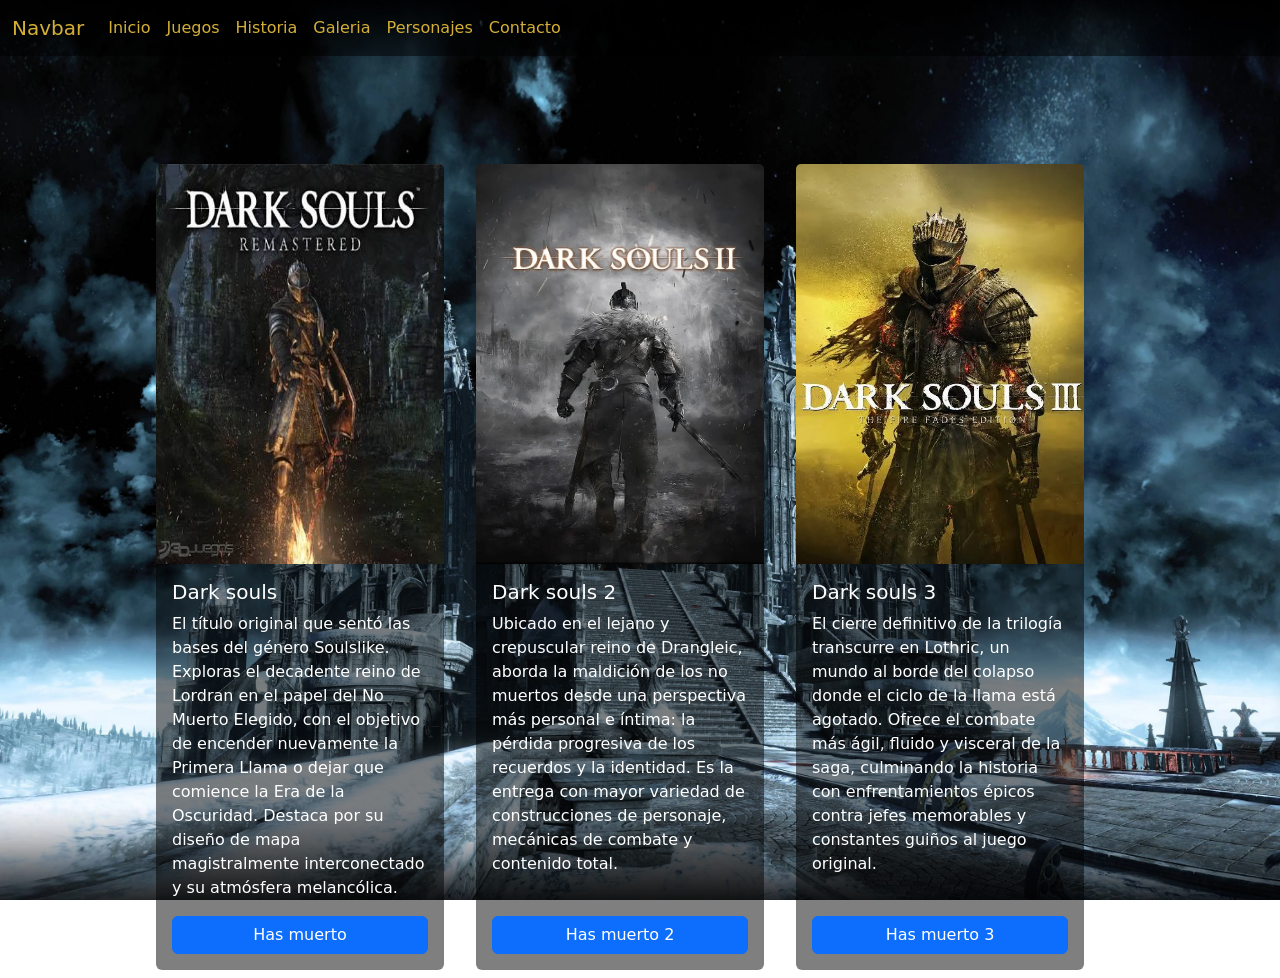
<file: juegos.html>
<!DOCTYPE html>
<html lang="en">
<head>
    <meta charset="UTF-8">
    <meta name="viewport" content="width=device-width, initial-scale=1.0">
    <title>Document</title>
    <link href="https://cdn.jsdelivr.net/npm/bootstrap@5.3.8/dist/css/bootstrap.min.css" rel="stylesheet" integrity="sha384-sRIl4kxILFvY47J16cr9ZwB07vP4J8+LH7qKQnuqkuIAvNWLzeN8tE5YBujZqJLB" crossorigin="anonymous">
    <script src="https://cdn.jsdelivr.net/npm/bootstrap@5.3.8/dist/js/bootstrap.bundle.min.js" integrity="sha384-FKyoEForCGlyvwx9Hj09JcYn3nv7wiPVlz7YYwJrWVcXK/BmnVDxM+D2scQbITxI" crossorigin="anonymous"></script>
    <link rel="stylesheet" href="css/juegosstyle.css">
    
</head>
<body>
    <nav class="navbar navbar-expand-lg ">
  <div class="container-fluid  d-flex flex-column flex-md-row">
    <a class="navbar-brand" href="#">Navbar</a>
    <button class="navbar-toggler" type="button" data-bs-toggle="collapse" data-bs-target="#navbarSupportedContent" aria-controls="navbarSupportedContent" aria-expanded="false" aria-label="Toggle navigation">
      <span class="navbar-toggler-icon"></span>
    </button>
    <div class="collapse navbar-collapse" id="navbarSupportedContent">
      <ul class="navbar-nav me-auto mb-2 mb-lg-0">
        <li class="nav-item">
          <a class="nav-link active" aria-current="page" href="index.html">Inicio</a>
        </li>
                <li class="nav-item">
          <a class="nav-link " aria-current="page" href="juegos.html">Juegos</a>
        </li>
        <li class="nav-item">
          <a class="nav-link " aria-current="page" href="historia.html">Historia</a>
        </li>
        <li class="nav-item">
          <a class="nav-link " aria-current="page" href="galeria.html">Galeria</a>
        </li>

        <li class="nav-item">
          <a class="nav-link " aria-current="page" href="personajes.html">Personajes</a>
        </li>
        <li class="nav-item">
          <a class="nav-link " aria-current="page" href="contacto.html">Contacto</a>
        </li>
       

      </ul>
      
    </div>
  </div>
</nav>
<ul class="list-group list-group-horizontal mx-auto d-flex flex-column flex-md-row" style="max-width:1000px; margin-top: 100px;">
  <li class="list-group-item" >
    <div class="card" style="width: 18rem;">
  <img src="imagenes/dark 1.jpg" class="card-img-top" alt="..."height="400" width="400">
  <div class="card-body">
    <h5 class="card-title">Dark souls</h5>
    <p class="card-text">El título original que sentó las bases del género Soulslike. Exploras el decadente reino de Lordran en el papel del No Muerto Elegido, con el objetivo de encender nuevamente la Primera Llama o dejar que comience la Era de la Oscuridad. Destaca por su diseño de mapa magistralmente interconectado y su atmósfera melancólica.</p>
    <a href="https://store.steampowered.com/app/570940/DARK_SOULS_REMASTERED/" class="btn btn-primary">Has muerto</a>
  </div>
</div>
  </li>
  <li class="list-group-item"><div class="card" style="width: 18rem;">
  <img src="imagenes/dark 2.webp" class="card-img-top" alt="..." height="400" width="400">
  <div class="card-body">
    <h5 class="card-title">Dark souls 2</h5>
    <p class="card-text">Ubicado en el lejano y crepuscular reino de Drangleic, aborda la maldición de los no muertos desde una perspectiva más personal e íntima: la pérdida progresiva de los recuerdos y la identidad. Es la entrega con mayor variedad de construcciones de personaje, mecánicas de combate y contenido total.</p>
    <a href="https://store.steampowered.com/app/236430/DARK_SOULS_II/" class="btn btn-primary">Has muerto 2</a>
  </div>
</div></li>
  <li class="list-group-item"><div class="card" style="width: 18rem;">
  <img src="imagenes/dark 3.webp" class="card-img-top" alt="..."height="400" width="400">
  <div class="card-body">
    <h5 class="card-title">Dark souls 3</h5>
    <p class="card-text">El cierre definitivo de la trilogía transcurre en Lothric, un mundo al borde del colapso donde el ciclo de la llama está agotado. Ofrece el combate más ágil, fluido y visceral de la saga, culminando la historia con enfrentamientos épicos contra jefes memorables y constantes guiños al juego original.</p>
    <a href="https://store.steampowered.com/app/374320/DARK_SOULS_III/" class="btn btn-primary">Has muerto 3</a>
  </div>
</div></li>
</ul>



    
</body>
</html>
</file>
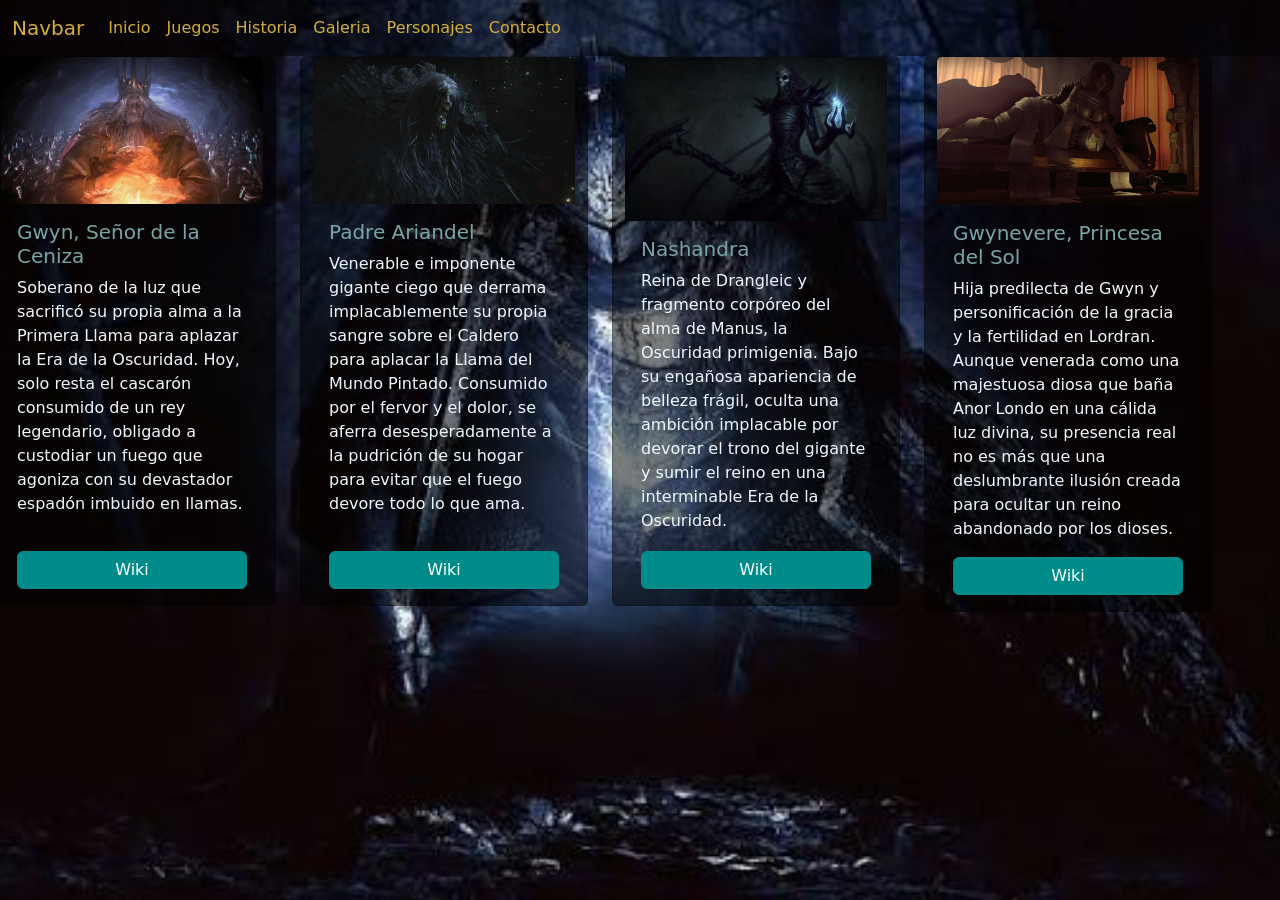
<file: personajes.html>
<!DOCTYPE html>
<html lang="en">
<head>
    <meta charset="UTF-8">
    <meta name="viewport" content="width=device-width, initial-scale=1.0">
    <link href="https://cdn.jsdelivr.net/npm/bootstrap@5.3.8/dist/css/bootstrap.min.css" rel="stylesheet" integrity="sha384-sRIl4kxILFvY47J16cr9ZwB07vP4J8+LH7qKQnuqkuIAvNWLzeN8tE5YBujZqJLB" crossorigin="anonymous">
    <script src="https://cdn.jsdelivr.net/npm/bootstrap@5.3.8/dist/js/bootstrap.bundle.min.js" integrity="sha384-FKyoEForCGlyvwx9Hj09JcYn3nv7wiPVlz7YYwJrWVcXK/BmnVDxM+D2scQbITxI" crossorigin="anonymous"></script>
    <link rel="stylesheet" href="css/personajesStyle.css">
    <title>Juegos wenos</title>
    
</head>
<body>
  <nav class="navbar navbar-expand-lg">
  <div class="container-fluid">
    <a class="navbar-brand" href="#">Navbar</a>
    <button class="navbar-toggler" type="button" data-bs-toggle="collapse" data-bs-target="#navbarSupportedContent" aria-controls="navbarSupportedContent" aria-expanded="false" aria-label="Toggle navigation">
      <span class="navbar-toggler-icon"></span>
    </button>
    <div class="collapse navbar-collapse" id="navbarSupportedContent">
      <ul class="navbar-nav me-auto mb-2 mb-lg-0">
        <li class="nav-item">
          <a class="nav-link active" aria-current="page" href="index.html">Inicio</a>
        </li>
                <li class="nav-item">
          <a class="nav-link " aria-current="page" href="juegos.html">Juegos</a>
        </li>
        <li class="nav-item">
          <a class="nav-link " aria-current="page" href="historia.html">Historia</a>
        </li>
        <li class="nav-item">
          <a class="nav-link " aria-current="page" href="galeria.html">Galeria</a>
        </li>

        <li class="nav-item">
          <a class="nav-link " aria-current="page" href="personajes.html">Personajes</a>
        </li>
        <li class="nav-item">
          <a class="nav-link " aria-current="page" href="contacto.html">Contacto</a>
        </li>
       

      </ul>
      
    </div>
  </div>
</nav>
<div class="row gap-4" >
  <div class="card" style="width: 18rem;">
    <img src="imagenes/gwynn.webp" class="card-img-top" alt="...">
    <div class="card-body";">
      <h5 class="card-title">Gwyn, Señor de la Ceniza</h5>
      <p class="card-text">Soberano de la luz que sacrificó su propia
         alma a la Primera Llama para aplazar la Era de la Oscuridad. Hoy, solo resta el cascarón 
         consumido de un rey legendario, obligado a custodiar un fuego que agoniza con su devastador
          espadón imbuido en llamas.</p>
      <a href="https://darksouls.fandom.com/es/wiki/Gwyn,_Se%C3%B1or_de_la_ceniza"
       target="_blank" class="btn btn-primary">Wiki</a>
    </div>
  </div>
  <div class="card" style="width: 18rem;">
    <img src="imagenes/Padre_Ariandel.webp" class="card-img-top" alt="...">
    <div class="card-body">
      <h5 class="card-title">Padre Ariandel</h5>
      <p class="card-text">Venerable e imponente gigante ciego que derrama implacablemente su propia sangre 
        sobre el Caldero para aplacar la Llama del Mundo Pintado. Consumido por el fervor y el 
        dolor, se aferra desesperadamente a la pudrición de su hogar para evitar que el fuego devore todo lo que ama.</p>
      <a href="https://darksouls.fandom.com/es/wiki/Padre_Ariandel"
      target="_blank"  class="btn btn-primary">Wiki</a>
    </div>
  </div>
  <div class="card" style="width: 18rem;">
    <img src="imagenes/nashandra.jpeg" class="card-img-top" alt="...">
    <div class="card-body">
      <h5 class="card-title">Nashandra</h5>
      <p class="card-text">Reina de Drangleic y fragmento corpóreo del alma de Manus, la Oscuridad
         primigenia. Bajo su engañosa apariencia de belleza frágil, oculta una ambición implacable por
          devorar el trono del gigante y sumir el reino en una interminable Era de la Oscuridad.</p>
      <a href="https://darksouls.fandom.com/es/wiki/Nashandra"
      target="_blank"  class="btn btn-primary">Wiki</a>
    </div>
  </div>
  <div class="card" style="width: 18rem;">
    <img src="imagenes/gwynevere.webp" class="card-img-top" alt="...">
    <div class="card-body">
      <h5 class="card-title">Gwynevere, Princesa del Sol</h5>
      <p class="card-text">Hija predilecta de Gwyn y personificación de la gracia y la fertilidad 
        en Lordran. Aunque venerada como una majestuosa diosa que baña Anor Londo en una cálida luz 
        divina, su presencia real no es más que una deslumbrante ilusión creada para ocultar un reino 
        abandonado por los dioses.</p>
      <a href="https://darksouls.fandom.com/es/wiki/Gwynevere,_Princesa_de_la_Luz_Solar"
      target="_blank"  class="btn btn-primary">Wiki</a>
    </div>
  </div>
</div>
</body>
</html>
</file>
<file: css/juegosstyle.css>
.list-group-item {
  background-color: transparent !important;
  border: none !important;
}


body {
    margin: 0;
    min-height: 100vh;

    background-image: url("../imagenes/Anor_Londo_29.webp");
    background-size: cover;
    background-position: center;
    background-repeat: no-repeat;
    background-attachment: fixed;
}
.card{
    background-color: rgba(0, 0, 0, 0.5);
    border: none ;
    height: 100%;
}
.card-body {
  display: flex;
  flex-direction: column;
}
.card-title,
.card-text{
    color: #ffff;
}
.card-body .btn {
  margin-top: auto;
}
nav{
    background-color: rgba(0, 0, 0, 0.5);
    
}
.navbar .nav-link,
.navbar .nav-link.active,
.navbar .navbar-brand {
    color: #d4af37;
}
.navbar .nav-link:hover {
    color: white;
}
</file>
<file: css/personajesStyle.css>
body {
    margin: 0;
    min-height: 100vh;

    background-image: url("../imagenes/ds2background.jpeg");
    background-size: cover;
    background-position: center;
    background-repeat: no-repeat;
    background-attachment: fixed;
}
nav{
    background-color: rgba(0, 0, 0, 0.5);
    
}
.navbar .nav-link,
.navbar .nav-link.active,
.navbar .navbar-brand {
    color: #d4af37;
}
.navbar .nav-link:hover {
    color: white;
}

.card{
    background-color: rgba(0, 0, 0, 0.5);
    min-height: 550px;
}

.card-title{
    color: rgb(120, 165, 165);
}
.card-text{
    color: aliceblue;
}

.btn{
    background-color: darkcyan;
    border-color: darkcyan;
}

.card {
    height: 100%;
}

.card-body {
    display: flex;
    flex-direction: column;
}
.card-body .btn {
    margin-top: auto;
}
</file>
